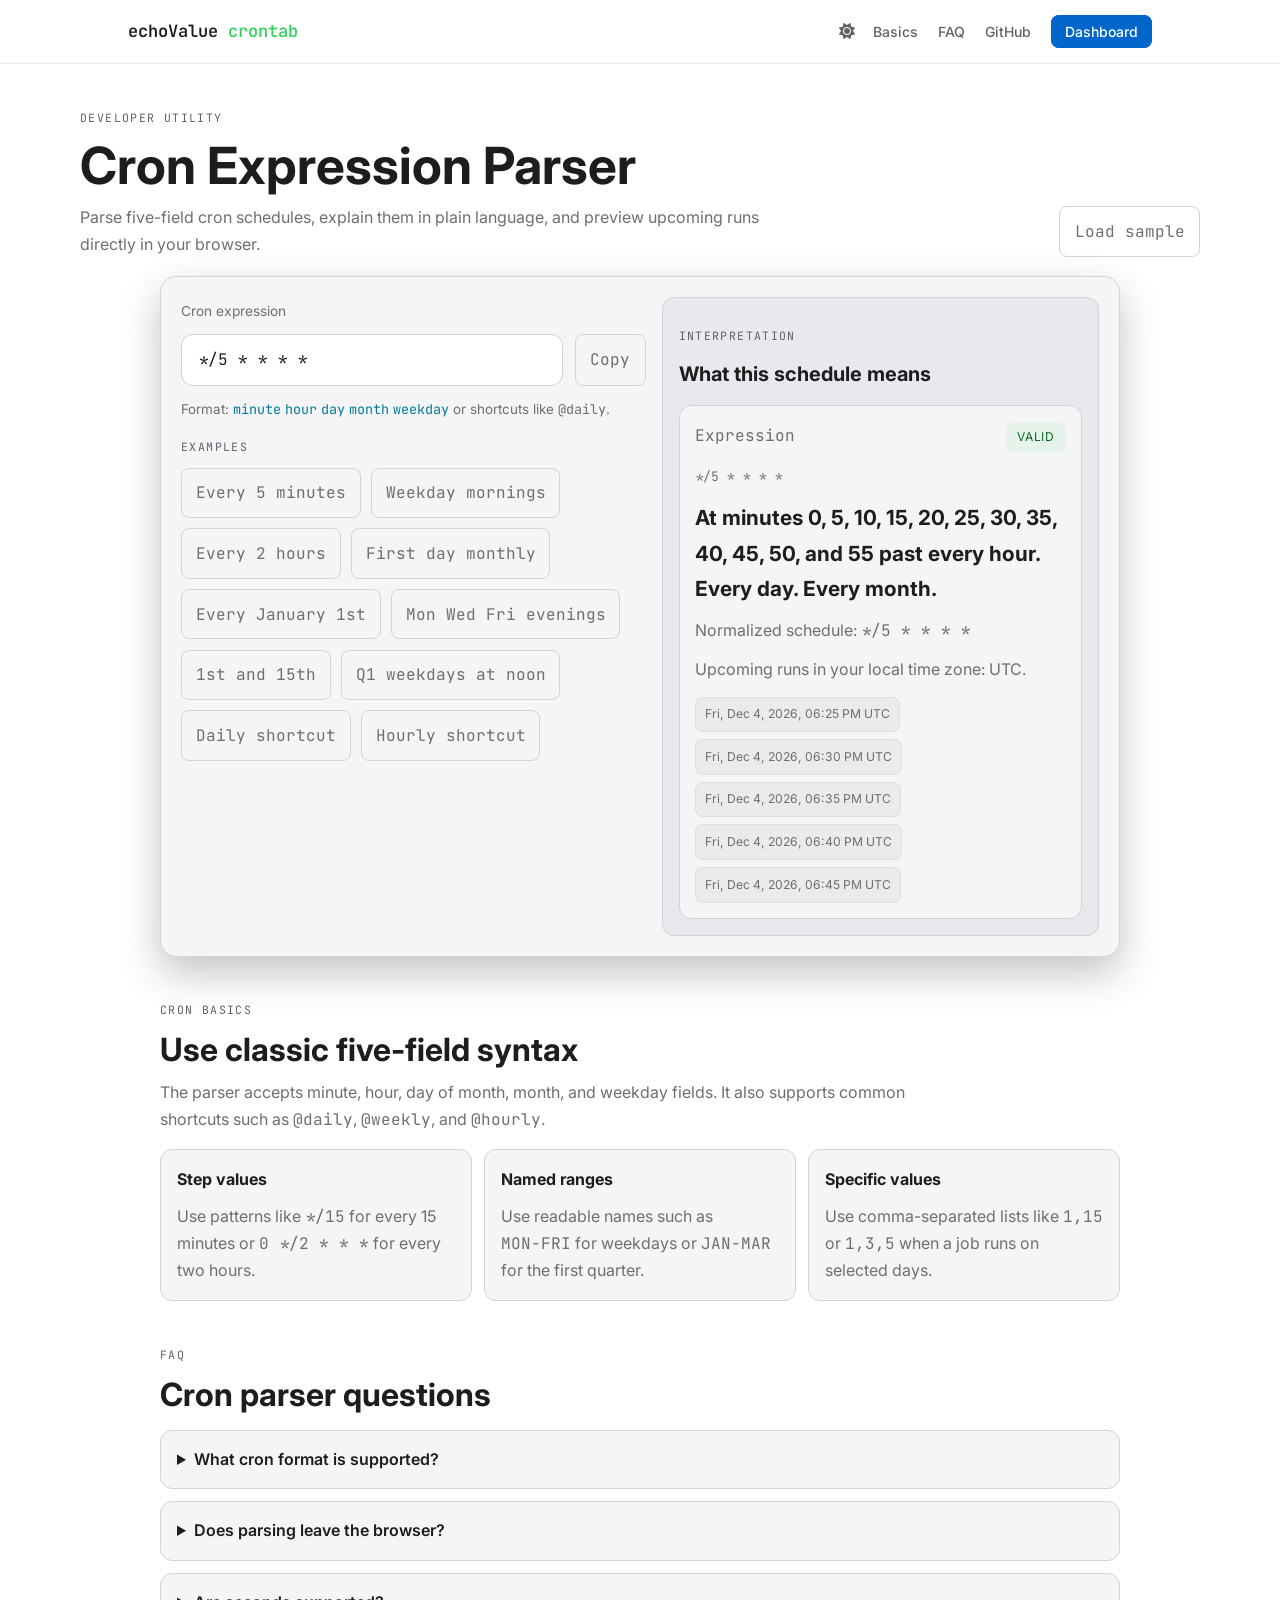
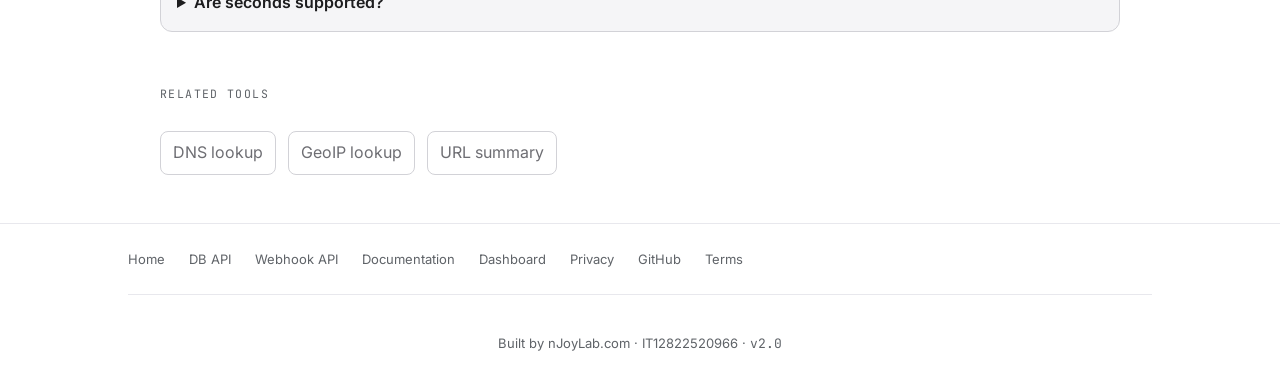
<file: index.html>
<!DOCTYPE HTML>
<html lang="en">
	<head>
		<meta charset="UTF-8" />
		<meta http-equiv="X-UA-Compatible" content="IE=edge" />
		<meta name="viewport" content="width=device-width, initial-scale=1.0" />
		<title>Cron Expression Parser and Explainer | echoValue</title>
		<meta
			name="description"
			content="Parse cron expressions in the browser, explain schedules in plain language, and preview the next runs. Supports five-field cron syntax and shortcuts like @daily."
		/>
		<meta
			name="keywords"
			content="cron parser, cron expression parser, crontab parser, cron schedule explainer, cron expression tool, crontab guru alternative"
		/>
		<meta name="author" content="Emiliano Saurin" />
		<meta name="robots" content="index,follow,max-image-preview:large,max-snippet:-1,max-video-preview:-1" />
		<link rel="canonical" href="https://crontab.echovalue.dev/" />
		<link rel="icon" href="./favicon.svg" type="image/svg+xml" />
		<link rel="preconnect" href="https://fonts.googleapis.com" />
		<link rel="preconnect" href="https://fonts.gstatic.com" crossorigin />
		<link rel="preconnect" href="https://cdnjs.cloudflare.com" crossorigin />
		<link
			rel="stylesheet"
			href="https://fonts.googleapis.com/css2?family=Inter:wght@300;400;500;600;700&family=JetBrains+Mono:wght@400;500;600&display=swap"
		/>
		<link
			rel="stylesheet"
			href="https://cdnjs.cloudflare.com/ajax/libs/font-awesome/6.4.0/css/all.min.css"
			integrity="sha384-iw3OoTErCYJJB9mCa8LNS2hbsQ7M3C0EpIsO/H5+EGAkPGc6rk+V8i04oW/K5xq0"
			crossorigin="anonymous"
		/>
		<meta property="og:type" content="website" />
		<meta property="og:site_name" content="echoValue" />
		<meta property="og:url" content="https://crontab.echovalue.dev/" />
		<meta property="og:title" content="Cron Expression Parser and Explainer | echoValue" />
		<meta
			property="og:description"
			content="Parse cron expressions in the browser, explain schedules in plain language, and preview the next runs."
		/>
		<meta property="og:image" content="https://crontab.echovalue.dev/og-image.svg" />
		<meta property="og:image:type" content="image/svg+xml" />
		<meta property="og:image:width" content="1200" />
		<meta property="og:image:height" content="630" />
		<meta property="twitter:card" content="summary_large_image" />
		<meta property="twitter:url" content="https://crontab.echovalue.dev/" />
		<meta property="twitter:title" content="Cron Expression Parser and Explainer | echoValue" />
		<meta
			property="twitter:description"
			content="Parse cron expressions in the browser, explain schedules in plain language, and preview the next runs."
		/>
		<meta property="twitter:image" content="https://crontab.echovalue.dev/og-image.svg" />
		<link rel="stylesheet" href="./styles.css?v=5" />
		<script type="application/ld+json">
			{
				"@context": "https://schema.org",
				"@graph": [
					{
						"@type": "Organization",
						"@id": "https://www.echovalue.dev/#organization",
						"name": "echoValue",
						"url": "https://www.echovalue.dev/",
						"logo": {
							"@type": "ImageObject",
							"url": "https://www.echovalue.dev/favicon.svg"
						}
					},
					{
						"@type": "WebSite",
						"@id": "https://crontab.echovalue.dev/#website",
						"url": "https://crontab.echovalue.dev/",
						"name": "echoValue Cron Parser",
						"description": "Browser-based cron expression parser and explainer.",
						"publisher": {
							"@id": "https://www.echovalue.dev/#organization"
						}
					},
					{
						"@type": "WebApplication",
						"@id": "https://crontab.echovalue.dev/#app",
						"name": "echoValue Cron Expression Parser",
						"url": "https://crontab.echovalue.dev/",
						"applicationCategory": "DeveloperApplication",
						"operatingSystem": "Web",
						"browserRequirements": "Requires JavaScript",
						"isAccessibleForFree": true,
						"offers": {
							"@type": "Offer",
							"price": "0",
							"priceCurrency": "USD"
						},
						"description": "A client-side tool to parse cron expressions, explain schedules in plain language, and preview upcoming runs.",
						"featureList": [
							"Five-field cron expression parsing",
							"Shortcut support such as @daily and @hourly",
							"Plain-language schedule explanation",
							"Next run preview in the browser"
						]
					},
					{
						"@type": "FAQPage",
						"@id": "https://crontab.echovalue.dev/#faq",
						"mainEntity": [
							{
								"@type": "Question",
								"name": "What cron format does this tool support?",
								"acceptedAnswer": {
									"@type": "Answer",
									"text": "It supports classic five-field cron syntax: minute, hour, day of month, month, and weekday, plus shortcuts such as @daily and @hourly."
								}
							},
							{
								"@type": "Question",
								"name": "Does this cron parser run in the browser?",
								"acceptedAnswer": {
									"@type": "Answer",
									"text": "Yes. Parsing, validation, schedule explanation, and next run preview are handled client-side in the browser."
								}
							}
						]
					}
				]
			}
		</script>
	</head>
	<body>
		<a href="#main" class="skip-link">Skip to content</a>
		<div class="page-shell">
			<nav class="navbar">
				<div class="container">
					<a href="./" class="navbar-brand">echoValue <span class="brand-product">crontab</span></a>
					<button class="theme-toggle" type="button" aria-label="Toggle theme">
						<i class="fa-solid fa-moon"></i>
						<i class="fa-solid fa-sun"></i>
					</button>
					<button class="navbar-toggle" type="button" aria-label="Toggle navigation" aria-controls="navbar-nav" aria-expanded="false">
						<span></span>
						<span></span>
						<span></span>
					</button>
					<ul class="navbar-nav" id="navbar-nav">
						<li><a href="#cron-basics">Basics</a></li>
						<li><a href="#faq-title">FAQ</a></li>
						<li><a href="https://github.com/njoylab/crontab.echovalue.dev" target="_blank" rel="noopener noreferrer">GitHub</a></li>
						<li><a href="https://dash.echovalue.dev" class="navbar-cta" target="_blank" rel="noopener noreferrer">Dashboard</a></li>
					</ul>
				</div>
			</nav>
			<main id="main" class="workspace">
				<section class="workspace-head">
					<div>
						<p class="section-label">Developer utility</p>
						<h1>Cron Expression Parser</h1>
						<p class="hero-copy">
							Parse five-field cron schedules, explain them in plain language, and preview upcoming runs directly in your browser.
						</p>
					</div>
					<button class="ghost-link" id="load-sample" type="button">Load sample</button>
				</section>

				<section class="workspace-grid tool-panel" aria-label="Cron parser">
					<div class="editor-column">
						<label class="editor-label" for="cron-input">Cron expression</label>
						<div class="input-row">
							<input id="cron-input" type="text" spellcheck="false" value="" />
							<button class="ghost-link copy-button" id="copy-input" type="button">Copy</button>
						</div>
						<p class="editor-footnote">
							Format:
							<button class="field-chip" type="button" data-field="minute">minute</button>
							<button class="field-chip" type="button" data-field="hour">hour</button>
							<button class="field-chip" type="button" data-field="dayOfMonth">day</button>
							<button class="field-chip" type="button" data-field="month">month</button>
							<button class="field-chip" type="button" data-field="weekday">weekday</button>
							or shortcuts like <code>@daily</code>.
						</p>
						<div class="example-block">
							<p class="section-label">Examples</p>
							<div class="example-row" aria-label="Cron examples">
								<button class="example-chip" data-example="*/5 * * * *">
									Every 5 minutes
								</button>
								<button class="example-chip" data-example="0 9 * * MON-FRI">
									Weekday mornings
								</button>
								<button class="example-chip" data-example="0 */2 * * *">
									Every 2 hours
								</button>
								<button class="example-chip" data-example="15 14 1 * *">
									First day monthly
								</button>
								<button class="example-chip" data-example="0 0 1 JAN *">
									Every January 1st
								</button>
								<button class="example-chip" data-example="0 18 * * 1,3,5">
									Mon Wed Fri evenings
								</button>
								<button class="example-chip" data-example="30 6 1,15 * *">
									1st and 15th
								</button>
								<button class="example-chip" data-example="0 12 * JAN-MAR MON-FRI">
									Q1 weekdays at noon
								</button>
								<button class="example-chip" data-example="@daily">
									Daily shortcut
								</button>
								<button class="example-chip" data-example="@hourly">
									Hourly shortcut
								</button>
							</div>
						</div>
					</div>

					<div class="inspector-column">
						<section class="inspector-block">
							<div class="inspector-heading">
								<p class="section-label">Interpretation</p>
								<h2>What this schedule means</h2>
							</div>
							<div id="analysis-list" class="analysis-list" role="status" aria-live="polite" aria-atomic="true"></div>
						</section>
					</div>
				</section>

				<section class="content-section examples-guide" aria-labelledby="cron-basics">
					<div class="section-copy">
						<p class="section-label">Cron basics</p>
						<h2 id="cron-basics">Use classic five-field syntax</h2>
						<p>
							The parser accepts minute, hour, day of month, month, and weekday fields. It also supports common shortcuts such as <code>@daily</code>, <code>@weekly</code>, and <code>@hourly</code>.
						</p>
					</div>
					<div class="info-grid">
						<article class="info-card">
							<h3>Step values</h3>
							<p>Use patterns like <code>*/15</code> for every 15 minutes or <code>0 */2 * * *</code> for every two hours.</p>
						</article>
						<article class="info-card">
							<h3>Named ranges</h3>
							<p>Use readable names such as <code>MON-FRI</code> for weekdays or <code>JAN-MAR</code> for the first quarter.</p>
						</article>
						<article class="info-card">
							<h3>Specific values</h3>
							<p>Use comma-separated lists like <code>1,15</code> or <code>1,3,5</code> when a job runs on selected days.</p>
						</article>
					</div>
				</section>

				<section class="content-section faq-section" aria-labelledby="faq-title">
					<div class="section-copy">
						<p class="section-label">FAQ</p>
						<h2 id="faq-title">Cron parser questions</h2>
					</div>
					<div class="faq-list">
						<details>
							<summary>What cron format is supported?</summary>
							<p>Classic five-field cron syntax: minute, hour, day of month, month, and weekday.</p>
						</details>
						<details>
							<summary>Does parsing leave the browser?</summary>
							<p>No. Validation, explanation, and next-run preview are handled client-side.</p>
						</details>
						<details>
							<summary>Are seconds supported?</summary>
							<p>No. This tool intentionally focuses on portable five-field crontab expressions.</p>
						</details>
					</div>
				</section>

				<section class="content-section related-tools" aria-label="Related tools">
					<p class="section-label">Related tools</p>
					<div class="related-row">
						<a href="https://lookup.echovalue.dev/" target="_blank" rel="noopener noreferrer">DNS lookup</a>
						<a href="https://geoip.echovalue.dev/" target="_blank" rel="noopener noreferrer">GeoIP lookup</a>
						<a href="https://urlsummary.echovalue.dev/" target="_blank" rel="noopener noreferrer">URL summary</a>
					</div>
				</section>
			</main>
			<dialog class="field-dialog" id="field-dialog" aria-labelledby="field-dialog-title" aria-describedby="field-dialog-copy">
				<div class="field-dialog-head">
					<p class="section-label" id="field-dialog-label">Field</p>
					<button class="dialog-close" id="close-field-dialog" type="button" aria-label="Close dialog">Close</button>
				</div>
				<h2 id="field-dialog-title">Minute</h2>
				<p class="field-dialog-copy" id="field-dialog-copy"></p>
				<div class="field-dialog-body" id="field-dialog-body"></div>
			</dialog>
			<footer class="footer">
				<div class="container">
					<div class="footer-content">
						<ul class="footer-links">
							<li><a href="https://www.echovalue.dev/" target="_blank" rel="noopener noreferrer">Home</a></li>
							<li><a href="https://www.echovalue.dev/db-api/" target="_blank" rel="noopener noreferrer">DB API</a></li>
							<li><a href="https://www.echovalue.dev/webhook-api/" target="_blank" rel="noopener noreferrer">Webhook API</a></li>
							<li><a href="https://docs.echovalue.dev" target="_blank" rel="noopener noreferrer">Documentation</a></li>
							<li><a href="https://dash.echovalue.dev" target="_blank" rel="noopener noreferrer">Dashboard</a></li>
							<li><a href="https://www.echovalue.dev/privacy" target="_blank" rel="noopener noreferrer">Privacy</a></li>
							<li><a href="https://github.com/njoylab" target="_blank" rel="noopener noreferrer">GitHub</a></li>
							<li><a href="./toc.html">Terms</a></li>
						</ul>
					</div>
					<div class="footer-bottom">
						<p>
							Built by <a href="https://www.njoylab.com" target="_blank" rel="noopener noreferrer">nJoyLab.com</a> ·
							IT12822520966 · <span class="text-mono">v2.0</span>
						</p>
					</div>
				</div>
			</footer>
		</div>

		<script src="./assets/js/nav-toggle.js?v=2"></script>
		<script src="./assets/js/theme-toggle.js?v=2"></script>
		<script type="module" src="./app.js?v=3"></script>
	</body>
</html>
</file>
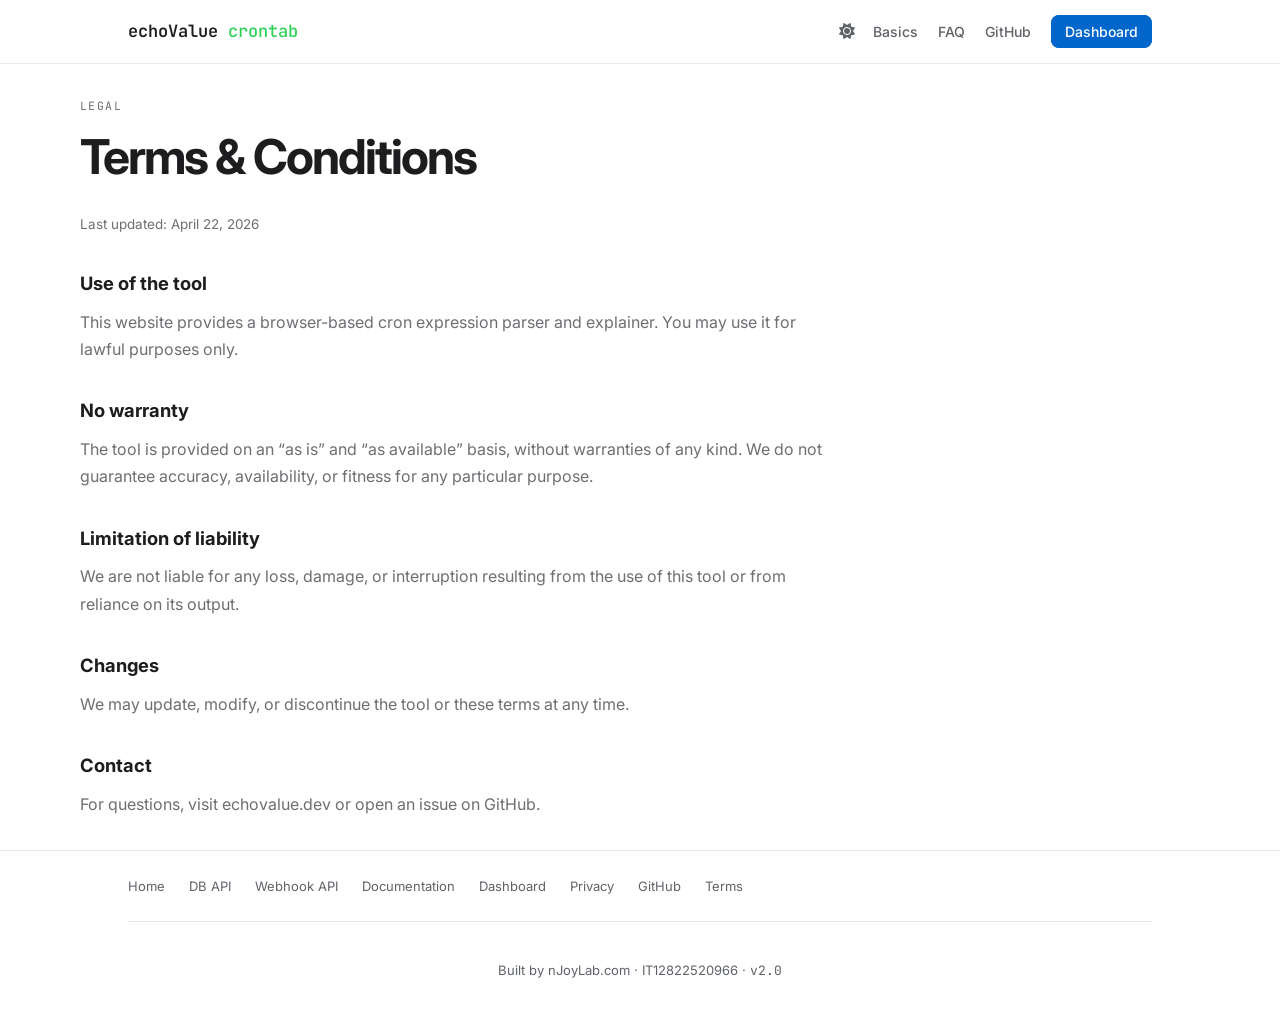
<file: toc.html>
<!DOCTYPE HTML>
<html lang="en">
	<head>
		<meta charset="UTF-8" />
		<meta http-equiv="X-UA-Compatible" content="IE=edge" />
		<meta name="viewport" content="width=device-width, initial-scale=1.0" />
		<title>Terms &amp; Conditions | echoValue Cron Parser</title>
		<meta
			name="description"
			content="Minimal terms and conditions for the echoValue cron expression parser."
		/>
		<meta name="author" content="Emiliano Saurin" />
		<meta name="robots" content="index,follow" />
		<link rel="canonical" href="https://crontab.echovalue.dev/toc.html" />
		<link rel="icon" href="./favicon.svg" type="image/svg+xml" />
		<link rel="preconnect" href="https://fonts.googleapis.com" />
		<link rel="preconnect" href="https://fonts.gstatic.com" crossorigin />
		<link rel="preconnect" href="https://cdnjs.cloudflare.com" crossorigin />
		<link
			rel="stylesheet"
			href="https://fonts.googleapis.com/css2?family=Inter:wght@300;400;500;600;700&family=JetBrains+Mono:wght@400;500;600&display=swap"
		/>
		<link
			rel="stylesheet"
			href="https://cdnjs.cloudflare.com/ajax/libs/font-awesome/6.4.0/css/all.min.css"
			integrity="sha384-iw3OoTErCYJJB9mCa8LNS2hbsQ7M3C0EpIsO/H5+EGAkPGc6rk+V8i04oW/K5xq0"
			crossorigin="anonymous"
		/>
		<link rel="stylesheet" href="./styles.css?v=5" />
	</head>
	<body>
		<a href="#main" class="skip-link">Skip to content</a>
		<div class="page-shell">
			<nav class="navbar">
				<div class="container">
					<a href="./" class="navbar-brand">echoValue <span class="brand-product">crontab</span></a>
					<button class="theme-toggle" type="button" aria-label="Toggle theme">
						<i class="fa-solid fa-moon"></i>
						<i class="fa-solid fa-sun"></i>
					</button>
					<button class="navbar-toggle" type="button" aria-label="Toggle navigation" aria-controls="navbar-nav" aria-expanded="false">
						<span></span>
						<span></span>
						<span></span>
					</button>
					<ul class="navbar-nav" id="navbar-nav">
						<li><a href="./#cron-basics">Basics</a></li>
						<li><a href="./#faq-title">FAQ</a></li>
						<li><a href="https://github.com/njoylab/crontab.echovalue.dev" target="_blank" rel="noopener noreferrer">GitHub</a></li>
						<li><a href="https://dash.echovalue.dev" class="navbar-cta" target="_blank" rel="noopener noreferrer">Dashboard</a></li>
					</ul>
				</div>
			</nav>
			<main id="main" class="workspace terms-page">
				<section class="terms-content">
					<p class="section-label">Legal</p>
					<h1>Terms &amp; Conditions</h1>
					<p class="editor-footnote">Last updated: April 22, 2026</p>

					<h2>Use of the tool</h2>
					<p>
						This website provides a browser-based cron expression parser and explainer.
						You may use it for lawful purposes only.
					</p>

					<h2>No warranty</h2>
					<p>
						The tool is provided on an “as is” and “as available” basis, without warranties
						of any kind. We do not guarantee accuracy, availability, or fitness for any
						particular purpose.
					</p>

					<h2>Limitation of liability</h2>
					<p>
						We are not liable for any loss, damage, or interruption resulting from the use
						of this tool or from reliance on its output.
					</p>

					<h2>Changes</h2>
					<p>
						We may update, modify, or discontinue the tool or these terms at any time.
					</p>

					<h2>Contact</h2>
					<p>
						For questions, visit <a href="https://www.echovalue.dev/" target="_blank" rel="noopener noreferrer">echovalue.dev</a>
						or open an issue on
						<a href="https://github.com/njoylab/crontab.echovalue.dev" target="_blank" rel="noopener noreferrer">GitHub</a>.
					</p>
				</section>
			</main>
			<footer class="footer">
				<div class="container">
					<div class="footer-content">
						<ul class="footer-links">
							<li><a href="https://www.echovalue.dev/" target="_blank" rel="noopener noreferrer">Home</a></li>
							<li><a href="https://www.echovalue.dev/db-api/" target="_blank" rel="noopener noreferrer">DB API</a></li>
							<li><a href="https://www.echovalue.dev/webhook-api/" target="_blank" rel="noopener noreferrer">Webhook API</a></li>
							<li><a href="https://docs.echovalue.dev" target="_blank" rel="noopener noreferrer">Documentation</a></li>
							<li><a href="https://dash.echovalue.dev" target="_blank" rel="noopener noreferrer">Dashboard</a></li>
							<li><a href="https://www.echovalue.dev/privacy" target="_blank" rel="noopener noreferrer">Privacy</a></li>
							<li><a href="https://github.com/njoylab" target="_blank" rel="noopener noreferrer">GitHub</a></li>
							<li><a href="./toc.html" aria-current="page">Terms</a></li>
						</ul>
					</div>
					<div class="footer-bottom">
						<p>
							Built by <a href="https://www.njoylab.com" target="_blank" rel="noopener noreferrer">nJoyLab.com</a> ·
							IT12822520966 · <span class="text-mono">v2.0</span>
						</p>
					</div>
				</div>
			</footer>
		</div>
		<script src="./assets/js/nav-toggle.js?v=2"></script>
		<script src="./assets/js/theme-toggle.js?v=2"></script>
	</body>
</html>
</file>
<file: styles.css>
:root {
  --ev-color-bg: #0a0a0a;
  --ev-color-bg-subtle: #101012;
  --ev-color-surface: #141414;
  --ev-color-surface-raised: #1c1c1e;
  --ev-color-border: #262626;
  --ev-color-border-hover: #3a3a3c;
  --ev-color-text: #f5f5f7;
  --ev-color-text-muted: #a1a1a6;
  --ev-color-text-subtle: #b0b0b8;
  --ev-color-accent: #0a84ff;
  --ev-color-accent-hover: #64d2ff;
  --ev-color-accent-soft: rgba(10, 132, 255, 0.14);
  --ev-color-success: #30d158;
  --ev-color-error: #ff453a;
  --ev-container-page: 1120px;
  --color-bg: var(--ev-color-bg);
  --color-bg-subtle: var(--ev-color-bg-subtle);
  --color-surface: var(--ev-color-surface);
  --color-surface-raised: var(--ev-color-surface-raised);
  --color-surface-muted: var(--ev-color-bg-subtle);
  --color-border: var(--ev-color-border);
  --color-border-hover: var(--ev-color-border-hover);
  --color-border-subtle: #1e1e1e;
  --color-text-primary: var(--ev-color-text);
  --color-text-secondary: var(--ev-color-text-muted);
  --color-text-muted: var(--ev-color-text-subtle);
  --color-accent: var(--ev-color-accent);
  --color-accent-hover: var(--ev-color-accent-hover);
  --color-accent-soft: var(--ev-color-accent-soft);
  --color-accent-blue: #0066cc;
  --color-accent-cyan: #006d8f;
  --color-success: var(--ev-color-success);
  --color-error: var(--ev-color-error);
  --color-overlay: rgba(255, 255, 255, 0.03);
  --color-overlay-border: rgba(255, 255, 255, 0.04);
  --radius-sm: 8px;
  --radius-md: 12px;
  --radius-lg: 16px;
  --spacing-md: 1.5rem;
  --spacing-lg: 3rem;
  --font-sans: "Inter", -apple-system, BlinkMacSystemFont, "Segoe UI", sans-serif;
  --font-mono: "JetBrains Mono", "Fira Code", Monaco, monospace;
  --transition-fast: 0.18s ease;
  --transition-base: 0.22s cubic-bezier(0.4, 0, 0.2, 1);
}

[data-theme="light"] {
  --color-bg: #ffffff;
  --color-bg-subtle: #f5f5f7;
  --color-surface: #f5f5f7;
  --color-surface-raised: #e8e8ed;
  --color-surface-muted: #ffffff;
  --color-border: #d2d2d7;
  --color-border-hover: #b0b0b5;
  --color-border-subtle: #e8e8ed;
  --color-text-primary: #1d1d1f;
  --color-text-secondary: #6e6e73;
  --color-text-muted: #5f6368;
  --color-accent: #0066cc;
  --color-accent-hover: #007a99;
  --color-accent-soft: rgba(0, 102, 204, 0.14);
  --color-accent-blue: #0066cc;
  --color-accent-cyan: #007a99;
  --color-success: #0f6428;
  --color-error: #c41a16;
  --color-overlay: rgba(0, 0, 0, 0.04);
  --color-overlay-border: rgba(0, 0, 0, 0.06);
}

* {
  box-sizing: border-box;
}

html {
  scroll-behavior: smooth;
}

body {
  margin: 0;
  background:
    linear-gradient(180deg, var(--color-accent-soft), transparent 280px),
    var(--color-bg);
  color: var(--color-text-primary);
  font-family: var(--font-sans);
  line-height: 1.7;
  overflow-x: hidden;
  -webkit-font-smoothing: antialiased;
  -moz-osx-font-smoothing: grayscale;
}

::selection {
  background-color: var(--color-accent-soft);
  color: var(--color-text-primary);
}

button,
a,
input {
  font: inherit;
}

code,
.navbar-brand,
.section-label,
.summary-label,
.status-label,
.line-number,
.ghost-link,
.example-chip,
.cron-expression {
  font-family: var(--font-mono);
}

.page-shell {
  min-height: 100vh;
  display: flex;
  flex-direction: column;
  padding-top: 64px;
}

.skip-link {
  position: absolute;
  top: -40px;
  left: 0;
  background: var(--color-accent-blue);
  color: #fff;
  padding: 0.5rem 1rem;
  z-index: 1100;
  text-decoration: none;
  border-radius: 0 0 var(--radius-sm) 0;
  font-family: var(--font-mono);
  font-size: 0.875rem;
}

.skip-link:focus {
  top: 0;
  outline: 2px solid var(--color-text-primary);
  outline-offset: 2px;
}

.navbar {
  position: fixed;
  top: 0;
  left: 0;
  right: 0;
  background-color: rgba(10, 10, 10, 0.88);
  backdrop-filter: blur(16px) saturate(160%);
  -webkit-backdrop-filter: blur(16px) saturate(160%);
  border-bottom: 1px solid var(--color-border-subtle);
  z-index: 1000;
  height: 64px;
  display: flex;
  align-items: center;
}

[data-theme="light"] .navbar {
  background-color: rgba(255, 255, 255, 0.8);
}

[data-theme="light"] body {
  background: var(--color-bg);
}

.navbar .container {
  max-width: var(--ev-container-page);
  margin: 0 auto;
  padding: 0 var(--spacing-lg);
  display: flex;
  justify-content: space-between;
  align-items: center;
  width: 100%;
}

.navbar-brand {
  text-decoration: none;
  color: var(--color-text-primary);
  font-weight: 600;
  font-size: 1.0625rem;
  letter-spacing: 0;
}

.navbar-brand .brand-product {
  color: var(--ev-color-success);
  font-weight: 500;
}

.theme-toggle {
  margin-left: auto;
  margin-right: 0.75rem;
  background: none;
  border: none;
  cursor: pointer;
  padding: 0.375rem;
  color: var(--color-text-muted);
  font-size: 1rem;
  line-height: 1;
  display: flex;
  align-items: center;
  justify-content: center;
  border-radius: var(--radius-sm);
}

.theme-toggle:hover {
  color: var(--color-text-primary);
}

.theme-toggle .fa-moon,
[data-theme="light"] .theme-toggle .fa-sun {
  display: inline;
}

.theme-toggle .fa-sun,
[data-theme="light"] .theme-toggle .fa-moon {
  display: none;
}

.navbar-toggle {
  display: none;
  background: none;
  border: none;
  cursor: pointer;
  padding: 0.5rem;
  z-index: 1001;
}

.navbar-toggle span {
  display: block;
  width: 20px;
  height: 1.5px;
  background: var(--color-text-secondary);
  margin: 5px 0;
  transition: transform var(--transition-base), opacity var(--transition-fast);
}

.navbar-toggle.active span:nth-child(1) {
  transform: rotate(45deg) translate(4px, 4px);
}

.navbar-toggle.active span:nth-child(2) {
  opacity: 0;
}

.navbar-toggle.active span:nth-child(3) {
  transform: rotate(-45deg) translate(4px, -4px);
}

.navbar-nav {
  display: flex;
  gap: 1.25rem;
  list-style: none;
  align-items: center;
  margin: 0;
  padding: 0;
}

.navbar-nav a {
  text-decoration: none;
  color: var(--color-text-muted);
  font-size: 0.875rem;
  font-weight: 500;
  position: relative;
}

.navbar-nav a:hover {
  color: var(--color-text-primary);
}

.navbar-nav .navbar-cta {
  color: #fff;
  background-color: var(--color-accent-blue);
  border: 1px solid var(--color-accent-blue);
  border-radius: var(--radius-sm);
  padding: 0.45rem 0.8rem;
}

.navbar-nav .navbar-cta:hover {
  color: #fff;
  background-color: var(--color-accent-cyan);
  border-color: var(--color-accent-cyan);
}

.related-row a,
.terms-content a {
  color: var(--color-text-secondary);
  text-decoration: none;
}

.related-row a:hover,
.terms-content a:hover {
  color: var(--color-accent-hover);
}

.workspace {
  flex: 1;
  width: min(1120px, calc(100vw - 3rem));
  margin: 0 auto;
  padding: 2rem 0 3rem;
}

.brand-subtitle,
.editor-footnote,
.next-run,
.analysis-empty,
.env-card,
.line-number,
.cron-expression,
.editor-label {
  color: var(--color-text-secondary);
}

.brand-subtitle {
  font-size: 0.82rem;
  color: var(--color-text-muted);
}

.section-label,
.status-label {
  color: var(--color-text-muted);
  text-transform: uppercase;
  letter-spacing: 0.12em;
  font-size: 0.72rem;
}

.workspace-head h1,
.content-section h2,
.inspector-heading h2,
.info-card h3,
.analysis-card h3 {
  margin: 0;
  letter-spacing: 0;
}

.ghost-link,
.example-chip {
  transition:
    color var(--transition-fast),
    border-color var(--transition-fast),
    background-color var(--transition-fast),
    transform var(--transition-fast);
}

.ghost-link {
  display: inline-flex;
  align-items: center;
  justify-content: center;
  text-decoration: none;
  border: 1px solid var(--color-border);
  border-radius: var(--radius-sm);
  padding: 0.7rem 0.9rem;
  cursor: pointer;
}

.ghost-link {
  background: transparent;
  color: var(--color-text-secondary);
}

.ghost-link:hover,
.example-chip:hover {
  color: var(--color-text-primary);
  border-color: var(--color-border-hover);
  background: var(--color-overlay);
}

.ghost-link:hover,
.example-chip:hover {
  transform: translateY(-1px);
}

.workspace-head {
  display: flex;
  justify-content: space-between;
  gap: 1.5rem;
  align-items: end;
  margin-bottom: 1.2rem;
}

.workspace-head h1 {
  font-size: clamp(2rem, 4vw, 3.2rem);
  line-height: 1.02;
  overflow-wrap: break-word;
}

.hero-copy {
  width: 100%;
  max-width: 680px;
  margin: 0.85rem 0 0;
  color: var(--color-text-secondary);
  font-size: 1rem;
  line-height: 1.65;
  overflow-wrap: break-word;
}

.example-block {
  margin-top: 1rem;
}

.example-row {
  display: flex;
  flex-wrap: wrap;
  gap: 0.65rem;
  justify-content: flex-start;
}

.example-chip {
  cursor: pointer;
  border: 1px solid var(--color-border);
  border-radius: var(--radius-sm);
  background: transparent;
  color: var(--color-text-secondary);
  padding: 0.66rem 0.86rem;
}

.workspace-grid {
  display: grid;
  grid-template-columns: minmax(0, 1.03fr) minmax(320px, 0.97fr);
  gap: 1rem;
  max-width: 100%;
}

.tool-panel {
  width: min(960px, 100%);
  margin: 0 auto;
  padding: 1.25rem;
  background: var(--color-surface);
  border: 1px solid var(--color-border);
  border-radius: var(--radius-lg);
  box-shadow: 0 16px 40px rgba(0, 0, 0, 0.24);
}

.editor-column,
.inspector-column {
  min-width: 0;
}

.editor-label {
  display: inline-block;
  margin-bottom: 0.65rem;
  font-size: 0.86rem;
}

.input-row {
  display: grid;
  grid-template-columns: minmax(0, 1fr) auto;
  gap: 0.75rem;
  align-items: center;
}

input,
.inspector-block,
.analysis-card,
.info-card,
.faq-list details,
.env-card {
  background: var(--color-surface);
  border: 1px solid var(--color-border);
}

input {
  min-width: 0;
  width: 100%;
  min-height: 48px;
  border-radius: var(--radius-md);
  padding: 0.85rem 1rem;
  color: var(--color-text-primary);
  line-height: 1.4;
  background: var(--color-surface-muted);
  font-family: var(--font-mono);
}

.copy-button {
  white-space: nowrap;
}

input:focus {
  border-color: var(--color-accent);
  outline: 2px solid var(--color-accent-soft);
  outline-offset: 3px;
}

.editor-footnote {
  font-size: 0.84rem;
  margin: 0.75rem 0 0;
}

.field-chip {
  border: 0;
  background: transparent;
  color: var(--color-accent-hover);
  cursor: pointer;
  padding: 0;
  font: inherit;
  font-family: var(--font-mono);
}

.field-chip:hover {
  text-decoration: underline;
}

.inspector-block {
  border-radius: var(--radius-md);
  padding: 1rem;
  background: var(--color-surface-raised);
}

.inspector-heading {
  margin-bottom: 0.9rem;
}

.inspector-heading h2 {
  font-size: 1.25rem;
}

.analysis-list {
  display: grid;
  gap: 0.75rem;
}

.analysis-card,
.env-card {
  border-radius: var(--radius-md);
  padding: 0.95rem;
}

.analysis-top {
  display: flex;
  justify-content: space-between;
  gap: 1rem;
  align-items: start;
}

.status-pill {
  display: inline-flex;
  align-items: center;
  gap: 0.45rem;
  border-radius: var(--radius-sm);
  padding: 0.35rem 0.65rem;
  font-size: 0.75rem;
  text-transform: uppercase;
  letter-spacing: 0.08em;
}

.status-pill.valid {
  color: var(--color-success);
  background: rgba(48, 209, 88, 0.08);
}

.status-pill.invalid {
  color: var(--color-error);
  background: rgba(255, 69, 58, 0.08);
}

.cron-expression {
  margin: 0.8rem 0 0;
  font-size: 0.82rem;
}

.analysis-card h3 {
  margin: 0.75rem 0 0;
  font-size: 1.3rem;
}

.explanation {
  margin: 0.7rem 0 0;
  color: var(--color-text-secondary);
}

.runs-list {
  display: flex;
  flex-wrap: wrap;
  gap: 0.45rem;
  margin-top: 0.85rem;
}

.next-run {
  display: inline-flex;
  padding: 0.4rem 0.56rem;
  border-radius: var(--radius-sm);
  background: var(--color-overlay);
  border: 1px solid var(--color-overlay-border);
  font-size: 0.76rem;
}

.content-section {
  display: grid;
  gap: 1rem;
  width: min(960px, 100%);
  margin: 2rem auto 0;
}

.section-copy {
  max-width: 760px;
}

.content-section h2 {
  font-size: clamp(1.4rem, 2.5vw, 2rem);
  line-height: 1.18;
}

.section-copy p:not(.section-label),
.info-card p,
.faq-list p {
  margin: 0.6rem 0 0;
  color: var(--color-text-secondary);
}

.info-grid {
  display: grid;
  grid-template-columns: repeat(3, minmax(0, 1fr));
  gap: 0.75rem;
}

.info-card {
  border-radius: var(--radius-md);
  padding: 1rem;
}

.info-card h3 {
  font-size: 1rem;
}

.info-card code {
  white-space: nowrap;
}

.faq-list {
  display: grid;
  gap: 0.75rem;
}

.faq-list details {
  border-radius: var(--radius-md);
  padding: 0.95rem 1rem;
}

.faq-list summary {
  cursor: pointer;
  color: var(--color-text-primary);
  font-weight: 600;
}

.related-tools {
  padding-top: 0.5rem;
}

.related-row {
  display: flex;
  flex-wrap: wrap;
  gap: 0.75rem;
}

.related-row a {
  display: inline-flex;
  align-items: center;
  min-height: 40px;
  border: 1px solid var(--color-border);
  border-radius: var(--radius-sm);
  padding: 0.45rem 0.75rem;
}

.related-row a:hover {
  border-color: var(--color-border-hover);
  background: var(--color-overlay);
}

.analysis-empty {
  padding: 1rem 0.2rem 0.2rem;
}

.field-dialog {
  width: min(560px, calc(100vw - 2rem));
  border: 1px solid var(--color-border);
  border-radius: var(--radius-lg);
  background: var(--color-surface);
  color: var(--color-text-primary);
  padding: 1rem;
}

.field-dialog::backdrop {
  background: rgba(0, 0, 0, 0.72);
}

.field-dialog-head {
  display: flex;
  justify-content: space-between;
  gap: 1rem;
  align-items: start;
}

.field-dialog h2 {
  margin: 0.4rem 0 0;
  letter-spacing: -0.04em;
}

.field-dialog-copy {
  margin: 0.75rem 0 0;
  color: var(--color-text-secondary);
}

.field-dialog-body {
  margin-top: 1rem;
  color: var(--color-text-secondary);
  display: grid;
  gap: 0.75rem;
}

.field-dialog-body p,
.field-dialog-body ul {
  margin: 0;
}

.field-dialog-body ul {
  padding-left: 1.2rem;
}

.dialog-close {
  border: 1px solid var(--color-border);
  border-radius: var(--radius-sm);
  background: transparent;
  color: var(--color-text-secondary);
  padding: 0.45rem 0.7rem;
  cursor: pointer;
}

.terms-page {
  padding-bottom: 2rem;
}

.terms-content {
  max-width: 760px;
}

.terms-content h1 {
  margin: 0 0 1rem;
  font-size: clamp(2rem, 4vw, 3rem);
  letter-spacing: -0.04em;
}

.terms-content h2 {
  margin: 2rem 0 0.6rem;
  font-size: 1.15rem;
}

.terms-content p {
  margin: 0;
  color: var(--color-text-secondary);
}

.container {
  max-width: var(--ev-container-page);
  margin: 0 auto;
  padding: 0 var(--spacing-lg);
  width: 100%;
}

.footer {
  background-color: var(--color-bg);
  border-top: 1px solid var(--color-border-subtle);
  padding: var(--spacing-md) 0;
  font-size: 0.8125rem;
  color: var(--color-text-muted);
  flex-shrink: 0;
}

.footer-content {
  display: flex;
  justify-content: space-between;
  align-items: center;
  gap: var(--spacing-md);
  margin-bottom: var(--spacing-md);
  flex-wrap: wrap;
}

.footer-links {
  display: flex;
  gap: 0.75rem 1.5rem;
  list-style: none;
  flex-wrap: wrap;
  margin: 0;
  padding: 0;
}

.footer-links a,
.footer a {
  color: var(--color-text-muted);
  text-decoration: none;
  font-size: 0.8125rem;
}

.footer-links a:hover,
.footer a:hover {
  color: var(--color-text-primary);
}

.footer-bottom {
  text-align: center;
  padding-top: var(--spacing-md);
  border-top: 1px solid var(--color-border-subtle);
}

.text-mono {
  font-family: var(--font-mono);
}

@media (max-width: 768px) {
  .page-shell {
    padding-top: 56px;
  }

  .navbar {
    height: 56px;
  }

  .navbar .container,
  .container {
    padding: 0 var(--spacing-md);
  }

  .navbar-toggle {
    display: block;
  }

  .navbar-nav {
    display: none;
    position: absolute;
    top: 100%;
    left: 0;
    right: 0;
    background-color: var(--color-surface);
    border-bottom: 1px solid var(--color-border);
    flex-direction: column;
    gap: 0;
    padding: 0.75rem 0;
    align-items: stretch;
  }

  .navbar-nav.active {
    display: flex;
  }

  .navbar-nav li {
    width: 100%;
  }

  .navbar-nav a {
    display: block;
    padding: 0.75rem var(--spacing-md);
    font-size: 0.9375rem;
  }

  .navbar-nav .navbar-cta {
    margin: 0.5rem var(--spacing-md) 0;
    text-align: center;
  }

  .workspace-grid,
  .info-grid {
    grid-template-columns: 1fr;
  }

  .workspace {
    width: 100%;
    max-width: 100%;
    padding-left: 1rem;
    padding-right: 1rem;
  }

  .workspace-head {
    flex-direction: column;
    align-items: start;
    max-width: 100%;
  }

  .input-row {
    grid-template-columns: 1fr;
  }

  #load-sample,
  .copy-button {
    width: 100%;
  }

  .analysis-top {
    flex-direction: column;
    align-items: stretch;
  }

  .footer-content {
    flex-direction: column;
    align-items: center;
  }

  .footer-links {
    justify-content: center;
  }
}
</file>
